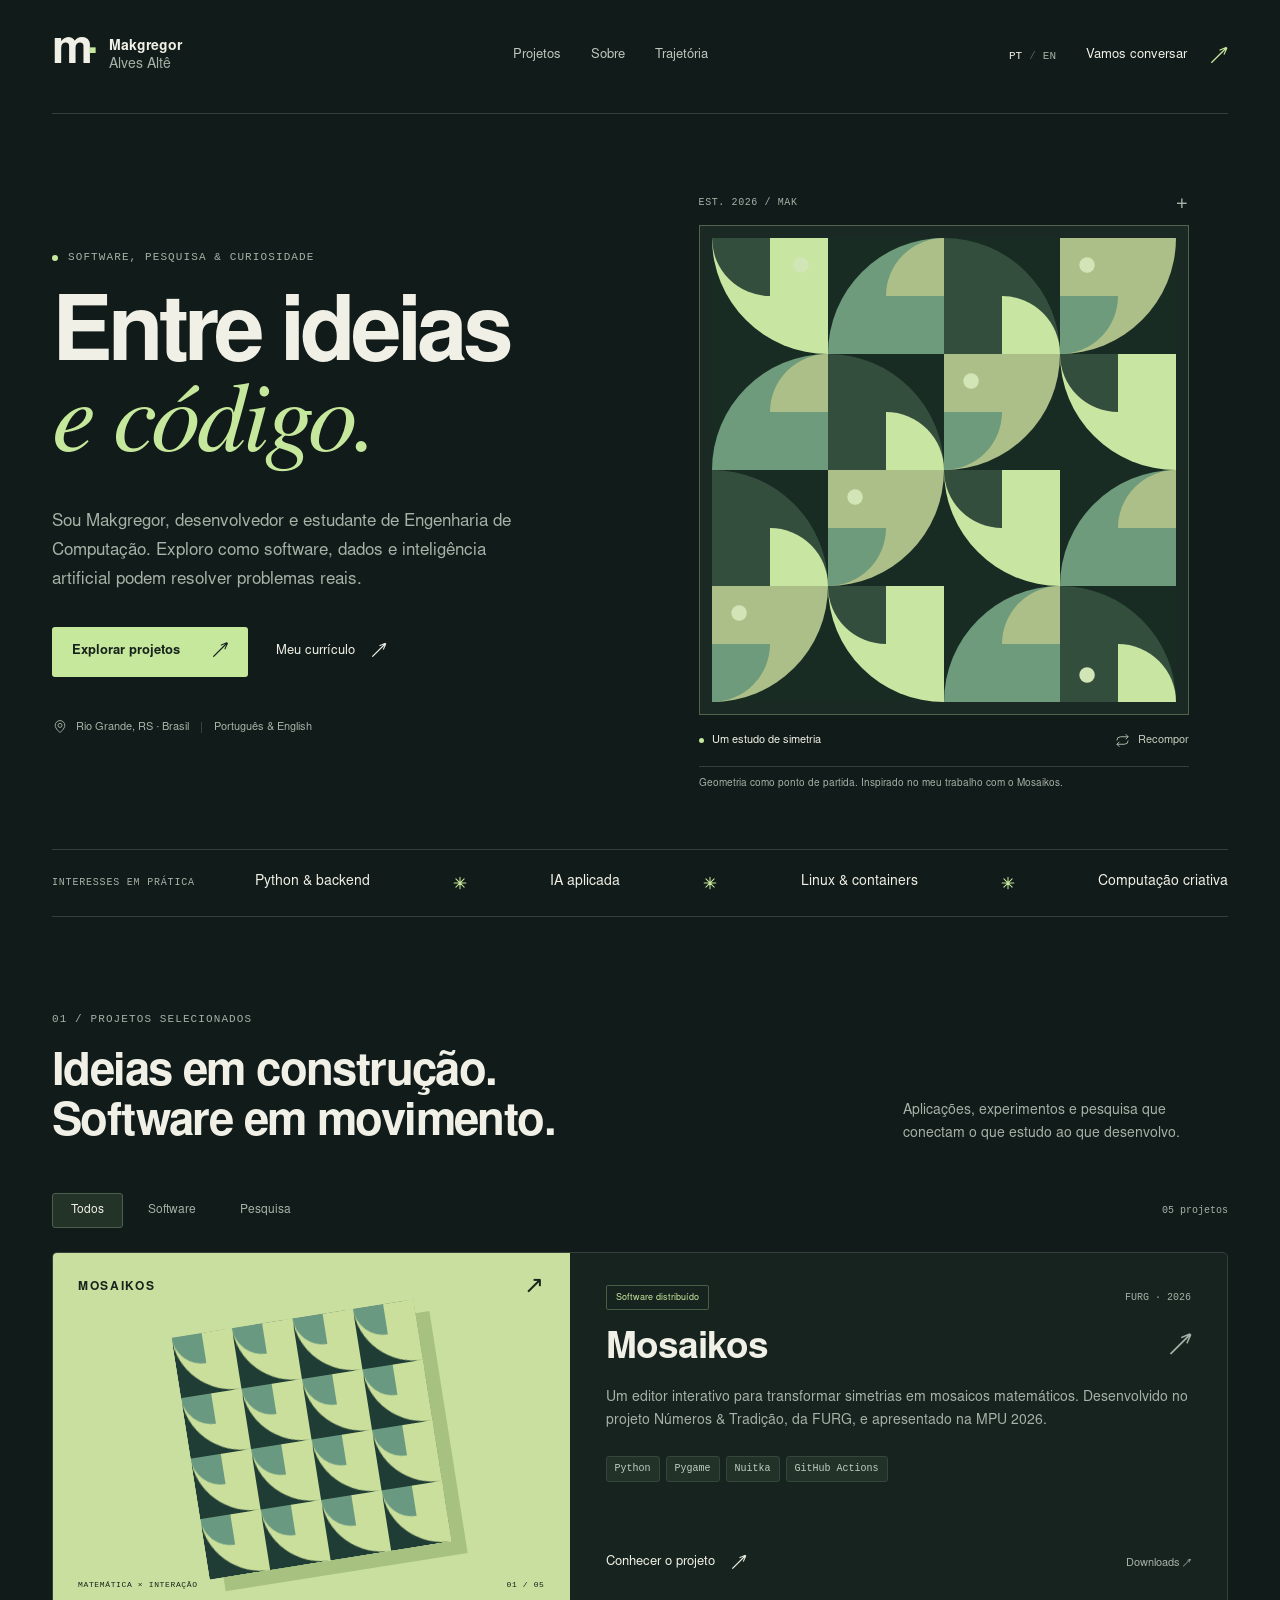
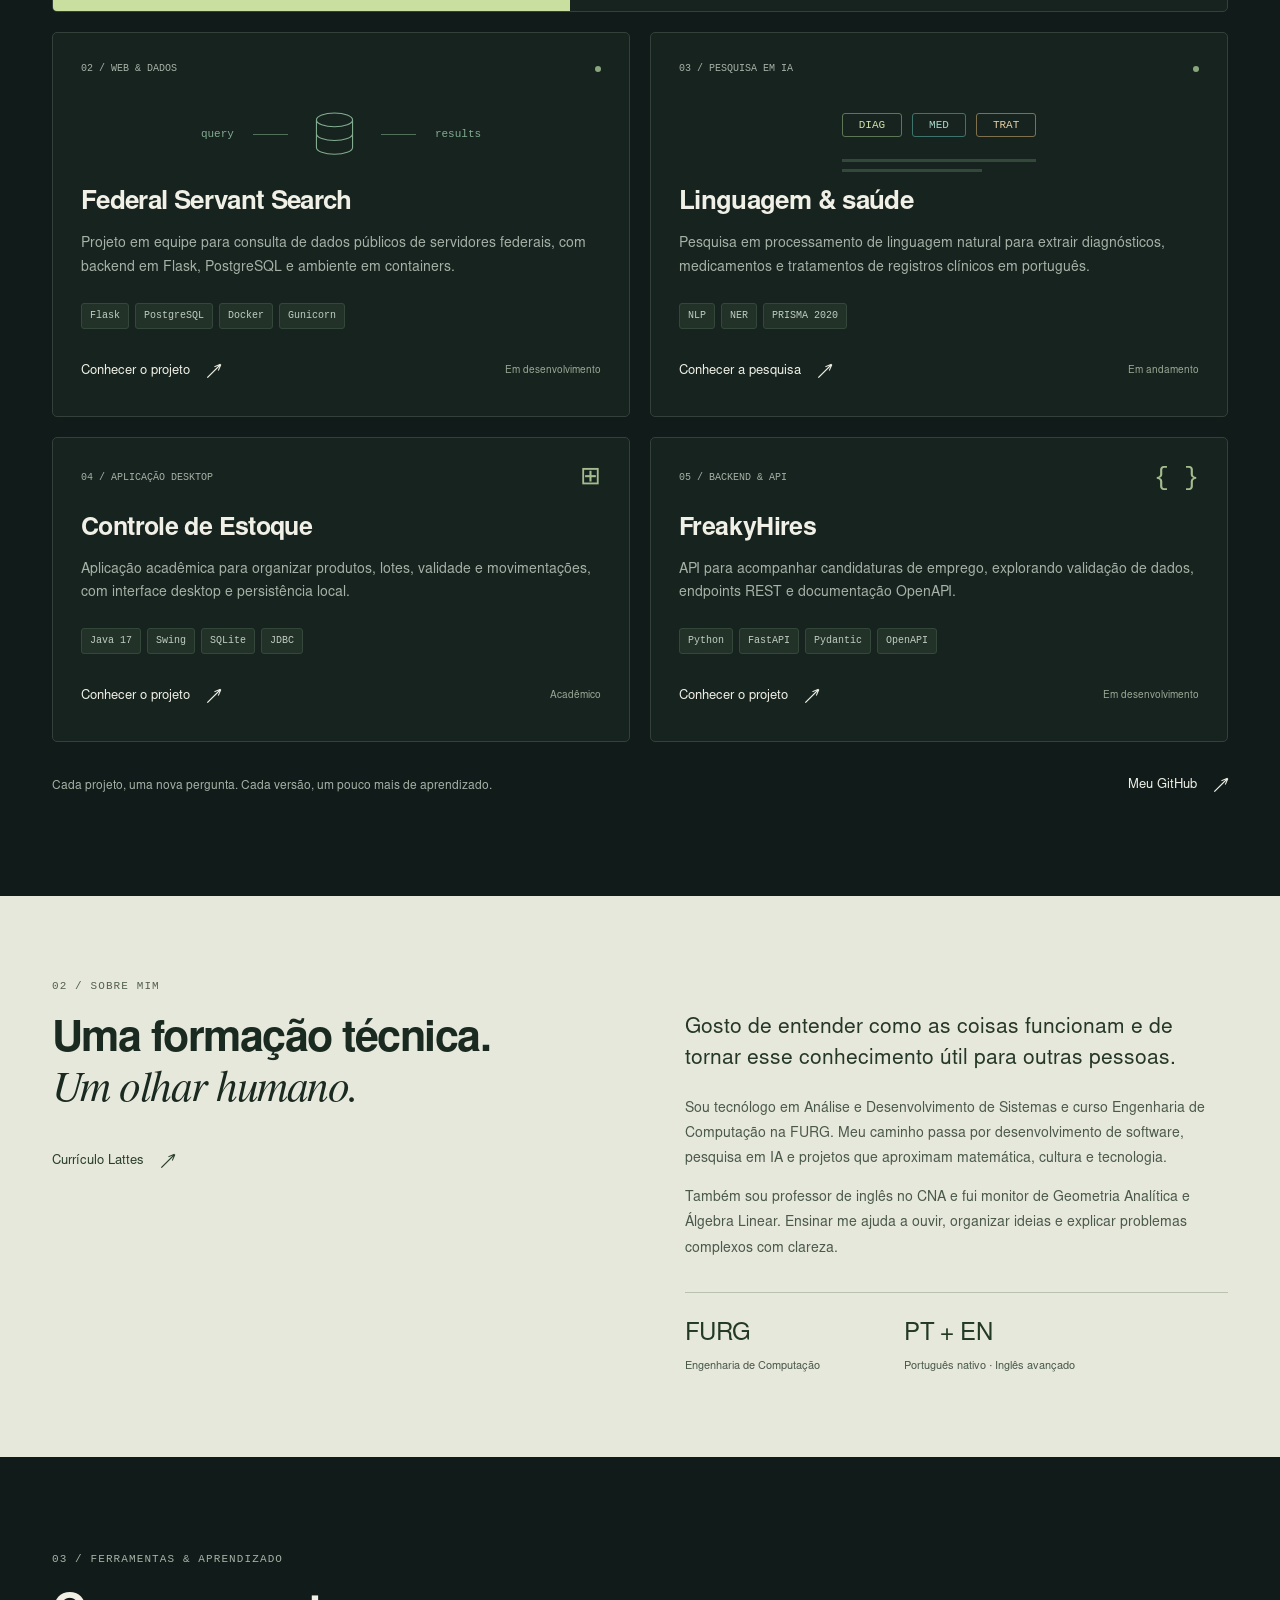
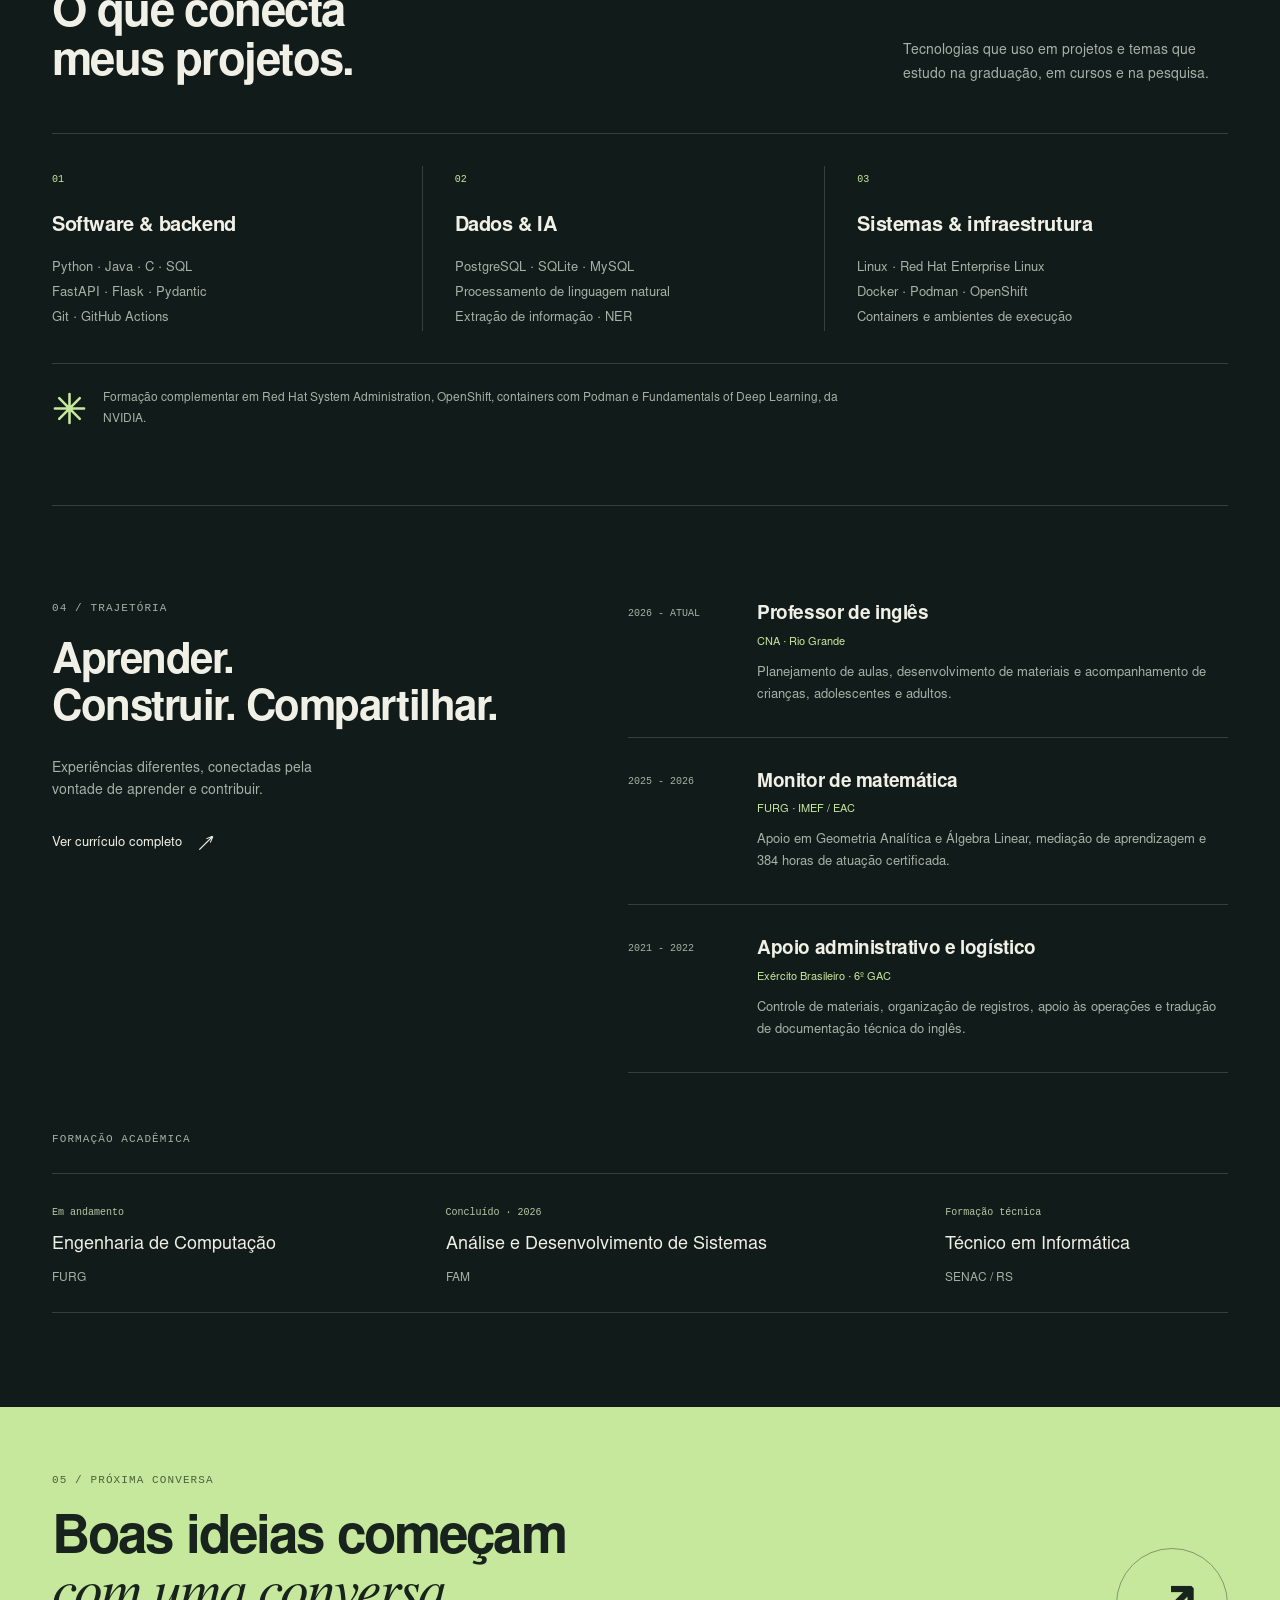
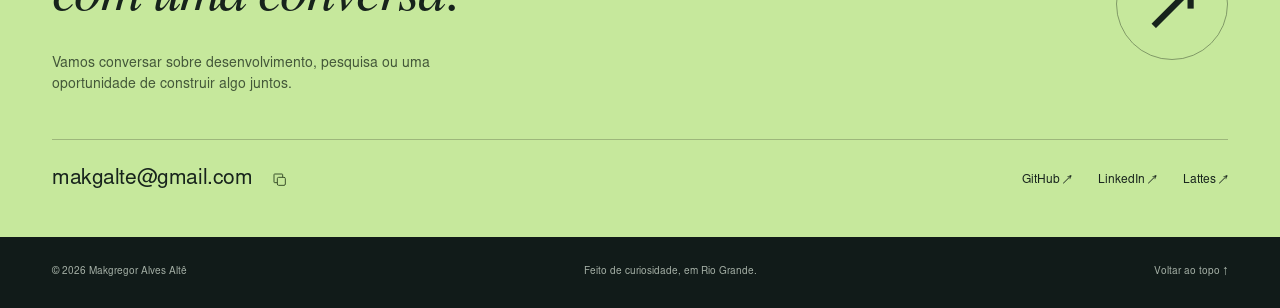
<file: index.html>
<!doctype html>
<html lang="pt-BR">
<head>
  <meta charset="utf-8">
  <meta name="viewport" content="width=device-width,initial-scale=1">
  <meta name="theme-color" content="#111b19">
  <meta name="description" content="Makgregor Alves Altê. Desenvolvimento de software, Python, backend e pesquisa em inteligência artificial. Conheça meus projetos e minha trajetória.">
  <meta property="og:type" content="website">
  <meta property="og:title" content="Makgregor Alves Altê · Software & Pesquisa">
  <meta property="og:description" content="Entre ideias e código. Projetos em desenvolvimento de software, computação criativa e IA aplicada.">
  <meta property="og:locale" content="pt_BR">
  <meta name="color-scheme" content="dark">
  <title>Makgregor Alves Altê · Software & Pesquisa</title>
  <link rel="icon" href="./assets/favicon.svg" type="image/svg+xml">
  <link rel="preload" href="./assets/fonts/sans-regular.woff" as="font" type="font/woff" crossorigin>
  <link rel="preload" href="./assets/fonts/sans-bold.woff" as="font" type="font/woff" crossorigin>
  <link rel="stylesheet" href="./styles.css">
  <script src="./content.js" defer></script>
  <script src="./app.js" defer></script>
  <script type="application/ld+json">{"@context":"https://schema.org","@type":"Person","name":"Makgregor Alves Altê","url":"https://github.com/Makgregor-Alte","sameAs":["https://github.com/Makgregor-Alte","http://lattes.cnpq.br/3267358828892043"],"knowsLanguage":["Portuguese","English"],"description":"Software developer, Computer Engineering student and English teacher based in Rio Grande, Brazil."}</script>
</head>
<body>
  <a class="skip-link" href="#main" data-i18n="skip">Pular para o conteúdo</a>
  <header class="site-header wrap">
    <a class="brand" href="#inicio" aria-label="Makgregor Alves Altê, início" data-i18n-aria="homeLabel"><span class="brand-symbol" aria-hidden="true">m<span>·</span></span><span>Makgregor<br><span class="brand-light">Alves Altê</span></span></a>
    <nav class="desktop-nav" aria-label="Principal" data-i18n-aria="navLabel">
      <a href="#projetos" data-i18n="navProjects">Projetos</a><a href="#sobre" data-i18n="navAbout">Sobre</a><a href="#trajetoria" data-i18n="navJourney">Trajetória</a>
    </nav>
    <div class="header-actions">
      <button id="language-toggle" class="language-toggle" type="button" aria-label="Switch to English"><span class="lang-pt active">PT</span><span class="lang-divider" aria-hidden="true">/</span><span class="lang-en">EN</span></button>
      <a class="header-contact" href="#contato"><span data-i18n="navContact">Vamos conversar</span><span aria-hidden="true">↗</span></a>
      <button id="menu-toggle" class="menu-toggle" type="button" aria-expanded="false" aria-controls="mobile-nav" aria-label="Abrir navegação" data-i18n-aria="openMenu"><span></span><span></span></button>
    </div>
    <nav id="mobile-nav" class="mobile-nav" aria-label="Navegação móvel" data-i18n-aria="mobileNav" hidden><a href="#projetos" data-i18n="navProjects">Projetos</a><a href="#sobre" data-i18n="navAbout">Sobre</a><a href="#trajetoria" data-i18n="navJourney">Trajetória</a><a href="#contato" data-i18n="navContact">Vamos conversar</a></nav>
  </header>

  <main id="main">
    <section class="hero wrap" id="inicio" aria-labelledby="hero-title">
      <div class="hero-copy">
        <p class="eyebrow"><span class="small-dot" aria-hidden="true"></span><span data-i18n="heroEyebrow">SOFTWARE, PESQUISA & CURIOSIDADE</span></p>
        <h1 id="hero-title"><span data-i18n="heroTitleOne">Entre ideias</span><br><span class="serif accent" data-i18n="heroTitleTwo">e código.</span></h1>
        <p class="hero-description" data-i18n="heroDescription">Sou Makgregor, desenvolvedor e estudante de Engenharia de Computação. Exploro como software, dados e inteligência artificial podem resolver problemas reais.</p>
        <div class="hero-buttons"><a class="button button-lime" href="#projetos"><span data-i18n="viewProjects">Explorar projetos</span><span aria-hidden="true">↗</span></a><a class="text-link resume-link" href="./curriculo.html" target="_blank" rel="noopener"><span data-i18n="viewResume">Meu currículo</span><span aria-hidden="true">↗</span></a></div>
        <p class="hero-location"><svg aria-hidden="true" viewBox="0 0 20 20"><circle cx="10" cy="8" r="2.5"/><path d="M16 8c0 4-6 9-6 9S4 12 4 8a6 6 0 1 1 12 0Z"/></svg><span data-i18n="location">Rio Grande, RS · Brasil</span><span class="location-divider" aria-hidden="true"></span><span data-i18n="languages">Português & English</span></p>
      </div>
      <div class="hero-art">
        <div class="art-heading"><span class="mono">EST. 2026 / MAK</span><span class="art-cross" aria-hidden="true">+</span></div>
        <div class="mosaic-frame"><svg id="hero-mosaic" class="hero-mosaic" viewBox="0 0 480 480" role="img" aria-label="Composição geométrica com arcos e simetrias" data-i18n-aria="mosaicLabel"><rect width="480" height="480" fill="#1e3731"/><circle cx="240" cy="240" r="190" fill="#c5e8a9"/><circle cx="240" cy="240" r="115" fill="#111b19"/><path d="M0 0h240v240H0zM240 240h240v240H240z" fill="#578778"/></svg></div>
        <div class="art-controls"><div><span class="small-dot" aria-hidden="true"></span><span data-i18n="artLabel">Um estudo de simetria</span></div><button id="remix-mosaic" class="remix-button" type="button" aria-label="Gerar outra composição geométrica" data-i18n-aria="remixLabel"><svg viewBox="0 0 24 24" aria-hidden="true"><path d="m17 2 4 4-4 4M21 6H9a6 6 0 0 0-6 6m4 10-4-4 4-4m-4 4h12a6 6 0 0 0 6-6"/></svg><span data-i18n="remix">Recompor</span></button></div>
        <p class="art-caption" data-i18n="artCaption">Geometria como ponto de partida. Inspirado no meu trabalho com o Mosaikos.</p>
      </div>
    </section>

    <div class="focus-strip wrap" aria-label="Áreas de interesse" data-i18n-aria="focusLabel"><span data-i18n="focusIntro">INTERESSES EM PRÁTICA</span><p>Python & backend<span aria-hidden="true"><img class="asterisk-icon" src="./assets/asterisk.svg" alt=""></span><span data-i18n="focusAI">IA aplicada</span><span aria-hidden="true"><img class="asterisk-icon" src="./assets/asterisk.svg" alt=""></span>Linux & containers<span aria-hidden="true"><img class="asterisk-icon" src="./assets/asterisk.svg" alt=""></span><span data-i18n="focusCreative">Computação criativa</span></p></div>

    <section class="section wrap" id="projetos" aria-labelledby="projects-title">
      <div class="section-heading"><div><p class="eyebrow section-index" data-i18n="projectsEyebrow">01 / PROJETOS SELECIONADOS</p><h2 id="projects-title" data-i18n="projectsTitle">Ideias em construção.<br>Software em movimento.</h2></div><p class="section-description" data-i18n="projectsIntro">Aplicações, experimentos e pesquisa que conectam o que estudo ao que desenvolvo.</p></div>
      <div class="project-toolbar"><div class="filters" role="group" aria-label="Filtrar projetos" data-i18n-aria="filterLabel"><button type="button" class="filter active" data-filter="all" aria-pressed="true" data-i18n="filterAll">Todos</button><button type="button" class="filter" data-filter="software" aria-pressed="false">Software</button><button type="button" class="filter" data-filter="research" aria-pressed="false" data-i18n="filterResearch">Pesquisa</button></div><span class="project-count mono" id="project-count" aria-live="polite">05 projetos</span></div>
      <div class="project-grid">
        <article class="project project-featured" data-category="software">
          <div class="featured-visual" aria-hidden="true"><div class="visual-top"><span>MOSAIKOS</span><span>↗</span></div><svg viewBox="0 0 320 320" class="project-mosaic"><defs><pattern id="project-tile" width="80" height="80" patternUnits="userSpaceOnUse"><rect width="80" height="80" fill="#203d35"/><path d="M0 0h80v80A80 80 0 0 1 0 0" fill="#cadf9b"/><path d="M0 0h40v40A40 40 0 0 1 0 0" fill="#699a81"/></pattern></defs><rect width="320" height="320" fill="url(#project-tile)"/></svg><div class="visual-bottom"><span data-i18n="mosaikosVisual">MATEMÁTICA × INTERAÇÃO</span><span>01 / 05</span></div></div>
          <div class="featured-body"><div class="project-meta"><span class="tag tag-green" data-i18n="mosaikosStatus">Software distribuído</span><span class="mono">FURG · 2026</span></div><h3>Mosaikos<span class="title-mark" aria-hidden="true">↗</span></h3><p data-i18n="mosaikosDescription">Um editor interativo para transformar simetrias em mosaicos matemáticos. Desenvolvido no projeto Números & Tradição, da FURG, e apresentado na MPU 2026.</p><ul class="tech-tags" aria-label="Tecnologias" data-i18n-aria="technologies"><li>Python</li><li>Pygame</li><li>Nuitka</li><li>GitHub Actions</li></ul><div class="project-bottom"><button class="text-link" type="button" data-project="mosaikos"><span data-i18n="projectDetails">Conhecer o projeto</span><span aria-hidden="true">↗</span></button><a class="subtle-link" href="https://github.com/Makgregor-Alte/mosaikos-releases" target="_blank" rel="noopener noreferrer" data-i18n="downloads">Downloads ↗</a></div></div>
        </article>
        <article class="project project-standard" data-category="software"><div class="project-meta"><span class="mono" data-i18n="federalEyebrow">02 / WEB & DADOS</span><span class="status-dot" aria-hidden="true"></span></div><div class="mini-visual database-visual" aria-hidden="true"><span class="mono">query</span><span class="connector-line"></span><svg viewBox="0 0 64 64"><ellipse cx="32" cy="15" rx="21" ry="8"/><path d="M11 15v32c0 4.5 9.5 8 21 8s21-3.5 21-8V15M11 31c0 4.5 9.5 8 21 8s21-3.5 21-8"/></svg><span class="connector-line"></span><span class="mono">results</span></div><h3>Federal Servant Search</h3><p data-i18n="federalDescription">Projeto em equipe para consulta de dados públicos de servidores federais, com backend em Flask, PostgreSQL e ambiente em containers.</p><ul class="tech-tags" aria-label="Tecnologias" data-i18n-aria="technologies"><li>Flask</li><li>PostgreSQL</li><li>Docker</li><li>Gunicorn</li></ul><div class="project-bottom"><button class="text-link" type="button" data-project="federal"><span data-i18n="projectDetails">Conhecer o projeto</span><span aria-hidden="true">↗</span></button><span class="project-status" data-i18n="development">Em desenvolvimento</span></div></article>
        <article class="project project-standard project-research" data-category="research"><div class="project-meta"><span class="mono" data-i18n="clinicalEyebrow">03 / PESQUISA EM IA</span><span class="status-dot" aria-hidden="true"></span></div><div class="mini-visual ner-visual" aria-hidden="true"><span class="entity entity-diagnosis">DIAG</span><span class="entity entity-medication">MED</span><span class="entity entity-treatment">TRAT</span><div class="ner-line"></div><div class="ner-line short"></div></div><h3 data-i18n="clinicalTitle">Linguagem & saúde</h3><p data-i18n="clinicalDescription">Pesquisa em processamento de linguagem natural para extrair diagnósticos, medicamentos e tratamentos de registros clínicos em português.</p><ul class="tech-tags" aria-label="Áreas" data-i18n-aria="topics"><li>NLP</li><li>NER</li><li>PRISMA 2020</li></ul><div class="project-bottom"><button class="text-link" type="button" data-project="clinical"><span data-i18n="viewResearch">Conhecer a pesquisa</span><span aria-hidden="true">↗</span></button><span class="project-status" data-i18n="ongoing">Em andamento</span></div></article>
        <article class="project project-compact" data-category="software"><div class="project-meta"><span class="mono" data-i18n="inventoryEyebrow">04 / APLICAÇÃO DESKTOP</span><span class="outline-icon" aria-hidden="true">⊞</span></div><h3 data-i18n="inventoryTitle">Controle de Estoque</h3><p data-i18n="inventoryDescription">Aplicação acadêmica para organizar produtos, lotes, validade e movimentações, com interface desktop e persistência local.</p><ul class="tech-tags" aria-label="Tecnologias" data-i18n-aria="technologies"><li>Java 17</li><li>Swing</li><li>SQLite</li><li>JDBC</li></ul><div class="project-bottom"><button class="text-link" type="button" data-project="inventory"><span data-i18n="projectDetails">Conhecer o projeto</span><span aria-hidden="true">↗</span></button><span class="project-status" data-i18n="academic">Acadêmico</span></div></article>
        <article class="project project-compact" data-category="software"><div class="project-meta"><span class="mono">05 / BACKEND & API</span><span class="outline-icon mono" aria-hidden="true">{ }</span></div><h3>FreakyHires</h3><p data-i18n="freakyDescription">API para acompanhar candidaturas de emprego, explorando validação de dados, endpoints REST e documentação OpenAPI.</p><ul class="tech-tags" aria-label="Tecnologias" data-i18n-aria="technologies"><li>Python</li><li>FastAPI</li><li>Pydantic</li><li>OpenAPI</li></ul><div class="project-bottom"><button class="text-link" type="button" data-project="freaky"><span data-i18n="projectDetails">Conhecer o projeto</span><span aria-hidden="true">↗</span></button><span class="project-status" data-i18n="development">Em desenvolvimento</span></div></article>
      </div>
      <div class="projects-footer"><p data-i18n="projectsNote">Cada projeto, uma nova pergunta. Cada versão, um pouco mais de aprendizado.</p><a class="text-link" href="https://github.com/Makgregor-Alte" target="_blank" rel="noopener noreferrer"><span data-i18n="githubProfile">Meu GitHub</span><span aria-hidden="true">↗</span></a></div>
      <noscript><p class="noscript-note">Os detalhes interativos e filtros precisam de JavaScript. Os projetos e links públicos continuam disponíveis nesta página.</p></noscript>
    </section>

    <section class="about-section" id="sobre" aria-labelledby="about-title"><div class="wrap about-grid"><div class="about-intro"><p class="eyebrow section-index" data-i18n="aboutEyebrow">02 / SOBRE MIM</p><h2 id="about-title"><span data-i18n="aboutTitleOne">Uma formação técnica.</span><br><span class="serif" data-i18n="aboutTitleTwo">Um olhar humano.</span></h2><a class="text-link" href="http://lattes.cnpq.br/3267358828892043" target="_blank" rel="noopener noreferrer"><span data-i18n="lattesLink">Currículo Lattes</span><span aria-hidden="true">↗</span></a></div><div class="about-copy"><p class="about-lead" data-i18n="aboutLead">Gosto de entender como as coisas funcionam e de tornar esse conhecimento útil para outras pessoas.</p><p data-i18n="aboutParagraphOne">Sou tecnólogo em Análise e Desenvolvimento de Sistemas e curso Engenharia de Computação na FURG. Meu caminho passa por desenvolvimento de software, pesquisa em IA e projetos que aproximam matemática, cultura e tecnologia.</p><p data-i18n="aboutParagraphTwo">Também sou professor de inglês no CNA e fui monitor de Geometria Analítica e Álgebra Linear. Ensinar me ajuda a ouvir, organizar ideias e explicar problemas complexos com clareza.</p><div class="about-facts"><div><span class="fact-value">FURG</span><span data-i18n="factFurg">Engenharia de Computação</span></div><div><span class="fact-value">PT + EN</span><span data-i18n="factLanguages">Português nativo · Inglês avançado</span></div></div></div></div></section>

    <section class="section wrap toolkit" aria-labelledby="toolkit-title"><div class="section-heading"><div><p class="eyebrow section-index" data-i18n="toolkitEyebrow">03 / FERRAMENTAS & APRENDIZADO</p><h2 id="toolkit-title" data-i18n="toolkitTitle">O que conecta<br>meus projetos.</h2></div><p class="section-description" data-i18n="toolkitIntro">Tecnologias que uso em projetos e temas que estudo na graduação, em cursos e na pesquisa.</p></div><div class="toolkit-grid"><div class="toolkit-item"><span class="toolkit-number mono">01</span><h3>Software & backend</h3><p>Python · Java · C · SQL<br>FastAPI · Flask · Pydantic<br>Git · GitHub Actions</p></div><div class="toolkit-item"><span class="toolkit-number mono">02</span><h3 data-i18n="toolkitDataTitle">Dados & IA</h3><p>PostgreSQL · SQLite · MySQL<br><span data-i18n="toolkitData">Processamento de linguagem natural<br>Extração de informação · NER</span></p></div><div class="toolkit-item"><span class="toolkit-number mono">03</span><h3 data-i18n="toolkitSystemsTitle">Sistemas & infraestrutura</h3><p>Linux · Red Hat Enterprise Linux<br>Docker · Podman · OpenShift<br><span data-i18n="toolkitSystems">Containers e ambientes de execução</span></p></div></div><div class="learning-note"><span class="asterisk" aria-hidden="true"><img class="asterisk-icon" src="./assets/asterisk.svg" alt=""></span><p data-i18n="learningNote">Formação complementar em Red Hat System Administration, OpenShift, containers com Podman e Fundamentals of Deep Learning, da NVIDIA.</p></div></section>

    <section class="section wrap journey" id="trajetoria" aria-labelledby="journey-title"><div class="journey-heading"><p class="eyebrow section-index" data-i18n="journeyEyebrow">04 / TRAJETÓRIA</p><h2 id="journey-title" data-i18n="journeyTitle">Aprender.<br>Construir. Compartilhar.</h2><p data-i18n="journeyIntro">Experiências diferentes, conectadas pela vontade de aprender e contribuir.</p><a class="text-link resume-link" href="./curriculo.html" target="_blank" rel="noopener"><span data-i18n="fullResume">Ver currículo completo</span><span aria-hidden="true">↗</span></a></div><div class="timeline"><article class="timeline-item"><div class="timeline-date mono" data-i18n="dateCurrent">2026 - ATUAL</div><div><h3 data-i18n="teacherRole">Professor de inglês</h3><p class="timeline-org">CNA · Rio Grande</p><p data-i18n="teacherDescription">Planejamento de aulas, desenvolvimento de materiais e acompanhamento de crianças, adolescentes e adultos.</p></div></article><article class="timeline-item"><div class="timeline-date mono">2025 - 2026</div><div><h3 data-i18n="monitorRole">Monitor de matemática</h3><p class="timeline-org">FURG · IMEF / EAC</p><p data-i18n="monitorDescription">Apoio em Geometria Analítica e Álgebra Linear, mediação de aprendizagem e 384 horas de atuação certificada.</p></div></article><article class="timeline-item"><div class="timeline-date mono">2021 - 2022</div><div><h3 data-i18n="armyRole">Apoio administrativo e logístico</h3><p class="timeline-org" data-i18n="armyOrg">Exército Brasileiro · 6º GAC</p><p data-i18n="armyDescription">Controle de materiais, organização de registros, apoio às operações e tradução de documentação técnica do inglês.</p></div></article></div><div class="education"><p class="eyebrow" data-i18n="educationLabel">FORMAÇÃO ACADÊMICA</p><div class="education-grid"><div><span class="education-state" data-i18n="educationCurrent">Em andamento</span><h3 data-i18n="degreeEngineering">Engenharia de Computação</h3><p>FURG</p></div><div><span class="education-state" data-i18n="education2026">Concluído · 2026</span><h3 data-i18n="degreeSystems">Análise e Desenvolvimento de Sistemas</h3><p>FAM</p></div><div><span class="education-state" data-i18n="educationTechnical">Formação técnica</span><h3 data-i18n="degreeTechnical">Técnico em Informática</h3><p>SENAC / RS</p></div></div></div></section>

    <section class="contact-section" id="contato" aria-labelledby="contact-title"><div class="wrap"><p class="eyebrow section-index" data-i18n="contactEyebrow">05 / PRÓXIMA CONVERSA</p><div class="contact-layout"><div><h2 id="contact-title"><span data-i18n="contactTitleOne">Boas ideias começam</span><br><span class="serif" data-i18n="contactTitleTwo">com uma conversa.</span></h2><p data-i18n="contactDescription">Vamos conversar sobre desenvolvimento, pesquisa ou uma oportunidade de construir algo juntos.</p></div><a class="contact-arrow" href="mailto:makgalte@gmail.com" aria-label="Enviar e-mail para Makgregor" data-i18n-aria="emailLabel">↗</a></div><div class="contact-bottom"><div class="email-row"><a class="email-link" href="mailto:makgalte@gmail.com">makgalte@gmail.com</a><button class="copy-email" id="copy-email" type="button" aria-label="Copiar e-mail" data-i18n-aria="copyEmail"><svg viewBox="0 0 24 24" aria-hidden="true"><rect x="8" y="8" width="12" height="12" rx="2"/><path d="M16 8V4a1 1 0 0 0-1-1H4a1 1 0 0 0-1 1v11a1 1 0 0 0 1 1h4"/></svg></button><span id="copy-status" class="copy-status" role="status"></span></div><div class="social-links"><a href="https://github.com/Makgregor-Alte" target="_blank" rel="noopener noreferrer">GitHub ↗</a><a href="https://www.linkedin.com/in/makgregor-alt%C3%AA/" target="_blank" rel="noopener noreferrer">LinkedIn ↗</a><a href="http://lattes.cnpq.br/3267358828892043" target="_blank" rel="noopener noreferrer">Lattes ↗</a></div></div></div></section>
  </main>
  <footer class="site-footer wrap"><p>© <span id="year">2026</span> Makgregor Alves Altê</p><span data-i18n="footerLocation">Feito de curiosidade, em Rio Grande.</span><a href="#inicio" data-i18n="backTop">Voltar ao topo ↑</a></footer>
  <dialog id="project-dialog" aria-labelledby="dialog-title"><div class="dialog-header"><span class="eyebrow" id="dialog-eyebrow"></span><button id="dialog-close" type="button" class="dialog-close" aria-label="Fechar detalhes" data-i18n-aria="closeDetails">×</button></div><div id="dialog-content"></div></dialog>
</body>
</html>
</file>
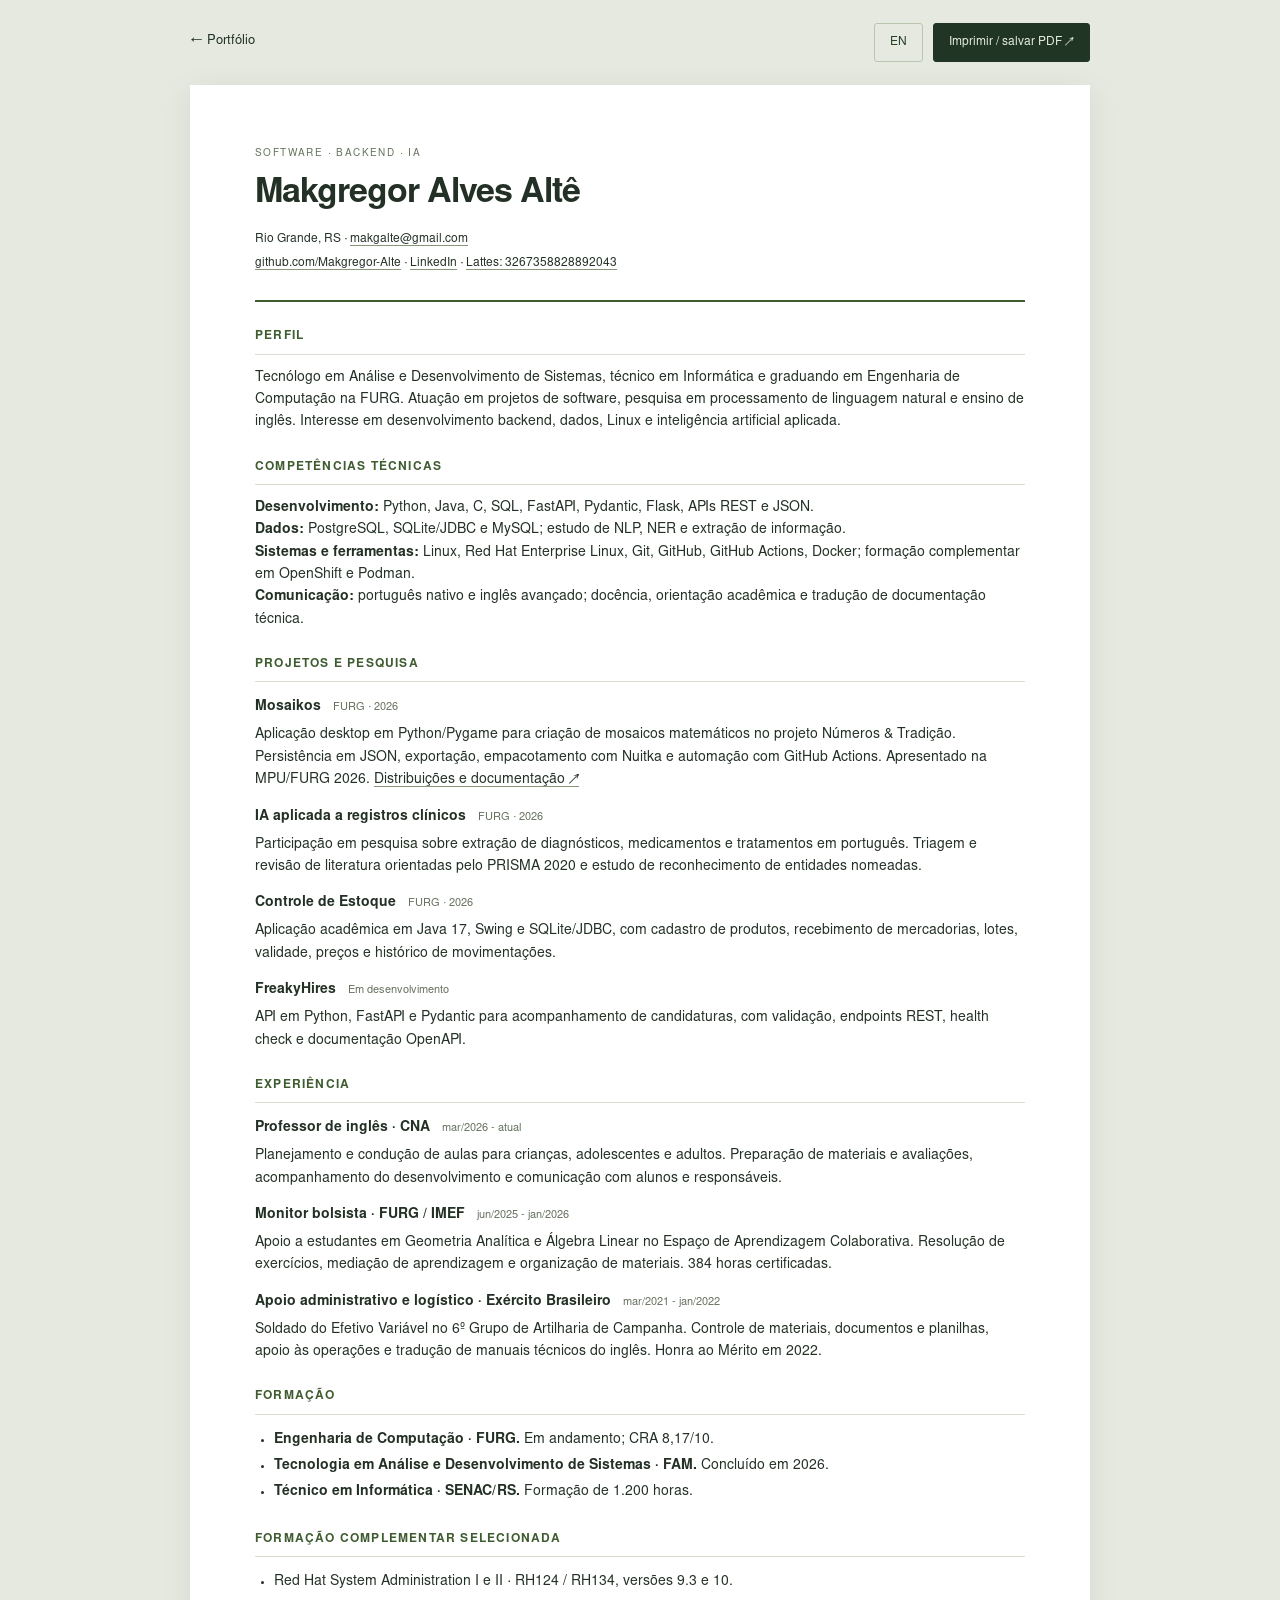
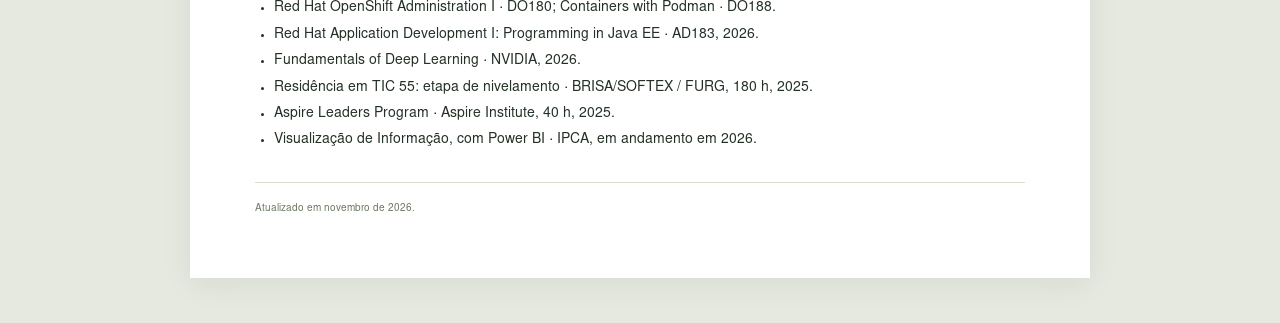
<file: curriculo.html>
<!doctype html>
<html lang="pt-BR">
<head><meta charset="utf-8"><meta name="viewport" content="width=device-width,initial-scale=1"><meta name="description" content="Currículo profissional de Makgregor Alves Altê: desenvolvimento de software, formação e pesquisa."><title>Currículo · Makgregor Alves Altê</title><link rel="icon" href="./assets/favicon.svg" type="image/svg+xml"><link rel="stylesheet" href="./resume.css"><script src="./resume.js" defer></script></head>
<body>
<div class="resume-toolbar"><a href="./index.html" id="back-link">← Portfólio</a><div class="resume-actions"><button id="resume-language" type="button" aria-label="Switch to English">EN</button><button id="print-resume" type="button">Imprimir / salvar PDF ↗</button></div></div>
<main class="resume-page">
<header class="resume-header"><p class="overline">SOFTWARE · BACKEND · IA</p><h1>Makgregor Alves Altê</h1><p>Rio Grande, RS · <a href="mailto:makgalte@gmail.com">makgalte@gmail.com</a></p><p><a href="https://github.com/Makgregor-Alte">github.com/Makgregor-Alte</a> · <a href="https://www.linkedin.com/in/makgregor-alt%C3%AA/">LinkedIn</a> · <a href="http://lattes.cnpq.br/3267358828892043">Lattes: 3267358828892043</a></p></header>
<article id="resume-pt" lang="pt-BR">
<section><h2>Perfil</h2><p>Tecnólogo em Análise e Desenvolvimento de Sistemas, técnico em Informática e graduando em Engenharia de Computação na FURG. Atuação em projetos de software, pesquisa em processamento de linguagem natural e ensino de inglês. Interesse em desenvolvimento backend, dados, Linux e inteligência artificial aplicada.</p></section>
<section><h2>Competências técnicas</h2><p><strong>Desenvolvimento:</strong> Python, Java, C, SQL, FastAPI, Pydantic, Flask, APIs REST e JSON.<br><strong>Dados:</strong> PostgreSQL, SQLite/JDBC e MySQL; estudo de NLP, NER e extração de informação.<br><strong>Sistemas e ferramentas:</strong> Linux, Red Hat Enterprise Linux, Git, GitHub, GitHub Actions, Docker; formação complementar em OpenShift e Podman.<br><strong>Comunicação:</strong> português nativo e inglês avançado; docência, orientação acadêmica e tradução de documentação técnica.</p></section>
<section><h2>Projetos e pesquisa</h2><div class="resume-item"><h3>Mosaikos <span>FURG · 2026</span></h3><p>Aplicação desktop em Python/Pygame para criação de mosaicos matemáticos no projeto Números & Tradição. Persistência em JSON, exportação, empacotamento com Nuitka e automação com GitHub Actions. Apresentado na MPU/FURG 2026. <a href="https://github.com/Makgregor-Alte/mosaikos-releases">Distribuições e documentação ↗</a></p></div><div class="resume-item"><h3>IA aplicada a registros clínicos <span>FURG · 2026</span></h3><p>Participação em pesquisa sobre extração de diagnósticos, medicamentos e tratamentos em português. Triagem e revisão de literatura orientadas pelo PRISMA 2020 e estudo de reconhecimento de entidades nomeadas.</p></div><div class="resume-item"><h3>Controle de Estoque <span>FURG · 2026</span></h3><p>Aplicação acadêmica em Java 17, Swing e SQLite/JDBC, com cadastro de produtos, recebimento de mercadorias, lotes, validade, preços e histórico de movimentações.</p></div><div class="resume-item"><h3>FreakyHires <span>Em desenvolvimento</span></h3><p>API em Python, FastAPI e Pydantic para acompanhamento de candidaturas, com validação, endpoints REST, health check e documentação OpenAPI.</p></div></section>
<section><h2>Experiência</h2><div class="resume-item"><h3>Professor de inglês · CNA <span>mar/2026 - atual</span></h3><p>Planejamento e condução de aulas para crianças, adolescentes e adultos. Preparação de materiais e avaliações, acompanhamento do desenvolvimento e comunicação com alunos e responsáveis.</p></div><div class="resume-item"><h3>Monitor bolsista · FURG / IMEF <span>jun/2025 - jan/2026</span></h3><p>Apoio a estudantes em Geometria Analítica e Álgebra Linear no Espaço de Aprendizagem Colaborativa. Resolução de exercícios, mediação de aprendizagem e organização de materiais. 384 horas certificadas.</p></div><div class="resume-item"><h3>Apoio administrativo e logístico · Exército Brasileiro <span>mar/2021 - jan/2022</span></h3><p>Soldado do Efetivo Variável no 6º Grupo de Artilharia de Campanha. Controle de materiais, documentos e planilhas, apoio às operações e tradução de manuais técnicos do inglês. Honra ao Mérito em 2022.</p></div></section>
<section><h2>Formação</h2><ul><li><strong>Engenharia de Computação · FURG.</strong> Em andamento; CRA 8,17/10.</li><li><strong>Tecnologia em Análise e Desenvolvimento de Sistemas · FAM.</strong> Concluído em 2026.</li><li><strong>Técnico em Informática · SENAC/RS.</strong> Formação de 1.200 horas.</li></ul></section>
<section><h2>Formação complementar selecionada</h2><ul><li>Red Hat System Administration I e II · RH124 / RH134, versões 9.3 e 10.</li><li>Red Hat OpenShift Administration I · DO180; Containers with Podman · DO188.</li><li>Red Hat Application Development I: Programming in Java EE · AD183, 2026.</li><li>Fundamentals of Deep Learning · NVIDIA, 2026.</li><li>Residência em TIC 55: etapa de nivelamento · BRISA/SOFTEX / FURG, 180 h, 2025.</li><li>Aspire Leaders Program · Aspire Institute, 40 h, 2025.</li><li>Visualização de Informação, com Power BI · IPCA, em andamento em 2026.</li></ul></section>
<p class="resume-updated">Atualizado em novembro de 2026.</p>
</article>
<article id="resume-en" lang="en" hidden>
<section><h2>Profile</h2><p>Technology graduate in Systems Analysis and Development, IT technician and Computer Engineering undergraduate at FURG. Experience in software projects, natural language processing research and English teaching. Interested in backend development, data, Linux and applied artificial intelligence.</p></section>
<section><h2>Technical skills</h2><p><strong>Development:</strong> Python, Java, C, SQL, FastAPI, Pydantic, Flask, REST APIs and JSON.<br><strong>Data:</strong> PostgreSQL, SQLite/JDBC and MySQL; studies in NLP, NER and information extraction.<br><strong>Systems and tools:</strong> Linux, Red Hat Enterprise Linux, Git, GitHub, GitHub Actions, Docker; additional training in OpenShift and Podman.<br><strong>Communication:</strong> native Portuguese and advanced English; teaching, academic tutoring and technical translation.</p></section>
<section><h2>Projects and research</h2><div class="resume-item"><h3>Mosaikos <span>FURG · 2026</span></h3><p>A Python/Pygame desktop application for mathematical mosaic creation within the Números & Tradição project. JSON persistence, export features, Nuitka packaging and GitHub Actions automation. Presented at MPU/FURG 2026. <a href="https://github.com/Makgregor-Alte/mosaikos-releases">Distributions and documentation ↗</a></p></div><div class="resume-item"><h3>AI applied to clinical records <span>FURG · 2026</span></h3><p>Research participation focused on extracting diagnoses, medications and treatments from Portuguese text. Literature screening and review guided by PRISMA 2020, and studies in named entity recognition.</p></div><div class="resume-item"><h3>Inventory Management <span>FURG · 2026</span></h3><p>An academic application built with Java 17, Swing and SQLite/JDBC, covering products, goods receipt, batches, expiration dates, prices and movement history.</p></div><div class="resume-item"><h3>FreakyHires <span>In development</span></h3><p>A Python, FastAPI and Pydantic API for job application tracking, with data validation, REST endpoints, a health check and OpenAPI documentation.</p></div></section>
<section><h2>Experience</h2><div class="resume-item"><h3>English teacher · CNA <span>Mar 2026 - present</span></h3><p>Planning and teaching classes for children, teenagers and adults. Preparing materials and assessments, tracking learning progress and communicating with students and families.</p></div><div class="resume-item"><h3>Scholarship mathematics tutor · FURG / IMEF <span>Jun 2025 - Jan 2026</span></h3><p>Analytical Geometry and Linear Algebra support at the Collaborative Learning Space. Guided problem solving, collaborative learning and preparation of materials. 384 certified hours.</p></div><div class="resume-item"><h3>Administrative and logistics support · Brazilian Army <span>Mar 2021 - Jan 2022</span></h3><p>Conscript soldier in the 6th Field Artillery Group. Materials control, documents and spreadsheets, operational support and translation of technical manuals from English. Honra ao Mérito recognition in 2022.</p></div></section>
<section><h2>Education</h2><ul><li><strong>Bachelor’s degree in Computer Engineering · FURG.</strong> In progress; academic average: 8.17/10.</li><li><strong>Technology degree in Systems Analysis and Development · FAM.</strong> Completed in 2026.</li><li><strong>Information Technology Technician · SENAC/RS.</strong> 1,200-hour technical qualification.</li></ul></section>
<section><h2>Selected additional training</h2><ul><li>Red Hat System Administration I and II · RH124 / RH134, versions 9.3 and 10.</li><li>Red Hat OpenShift Administration I · DO180; Containers with Podman · DO188.</li><li>Red Hat Application Development I: Programming in Java EE · AD183, 2026.</li><li>Fundamentals of Deep Learning · NVIDIA, 2026.</li><li>TIC 55 Residency: preparatory stage · BRISA/SOFTEX / FURG, 180 hours, 2025.</li><li>Aspire Leaders Program · Aspire Institute, 40 hours, 2025.</li><li>Information Visualization with Power BI · IPCA, in progress in 2026.</li></ul></section>
<p class="resume-updated">Updated in November 2026.</p>
</article>
</main>
</body></html>
</file>
<file: styles.css>
@font-face{font-family:Mak Sans;src:url('./assets/fonts/sans-regular.woff') format('woff');font-weight:400;font-style:normal;font-display:swap}@font-face{font-family:Mak Sans;src:url('./assets/fonts/sans-bold.woff') format('woff');font-weight:600 900;font-style:normal;font-display:swap}@font-face{font-family:Mak Serif;src:url('./assets/fonts/serif-italic.woff') format('woff');font-style:italic;font-weight:400;font-display:swap}
:root{--bg:#111b19;--surface:#17231f;--surface-2:#1c2b25;--text:#f0f0e6;--muted:#a6b1a7;--line:#34413a;--lime:#c6e89c;--ink:#17231c;--serif:'Mak Serif',Georgia,serif;--sans:'Mak Sans',Arial,sans-serif;--mono:'Courier New',monospace}
*{box-sizing:border-box}html{scroll-behavior:smooth;scroll-padding-top:105px}body{margin:0;background:var(--bg);color:var(--text);font-family:var(--sans);font-size:16px;line-height:1.55;-webkit-font-smoothing:antialiased}button,input{font:inherit}button,a{-webkit-tap-highlight-color:transparent}button{color:inherit;cursor:pointer}a{color:inherit;text-decoration:none}button{border:0;background:none}svg{display:block}p,h1,h2,h3,ul{margin:0}h1,h2,h3{font-weight:600}button:focus-visible,a:focus-visible{outline:2px solid var(--lime);outline-offset:6px}::selection{background:var(--lime);color:var(--ink)}[hidden]{display:none!important}.wrap{width:min(1240px,calc(100% - 104px));margin-inline:auto}.mono,.eyebrow{font-family:var(--mono)}.eyebrow{font-size:11px;line-height:1.5;letter-spacing:.1em;font-weight:400}.serif{font-family:var(--serif);font-weight:400;font-style:italic}.accent{color:var(--lime)}.small-dot{display:inline-block;width:6px;height:6px;border-radius:50%;background:var(--lime);flex-shrink:0}.skip-link{position:fixed;top:-70px;left:20px;z-index:20;background:var(--lime);color:var(--ink);padding:12px 20px}.skip-link:focus{top:12px}.site-header{display:flex;align-items:center;justify-content:space-between;height:114px;border-bottom:1px solid var(--line);position:relative;z-index:10}.brand{display:flex;align-items:center;gap:14px;font-size:14px;line-height:1.22;font-weight:600}.brand-light{font-weight:400;color:var(--muted)}.brand-symbol{font-size:46px;letter-spacing:-.12em;line-height:1;margin-top:-10px}.brand-symbol>span{color:var(--lime)}.desktop-nav{display:flex;gap:30px;margin-left:30px;font-size:13px;color:#bdc7bd}.desktop-nav a:hover,.text-link:hover,.social-links a:hover,.subtle-link:hover{color:var(--lime)}.header-actions{display:flex;gap:30px;align-items:center}.language-toggle{font-size:11px;padding:10px 0;font-family:var(--mono);display:flex;gap:7px;align-items:center;color:var(--muted)}.language-toggle .active{color:var(--text)}.lang-divider{opacity:.45}.header-contact{display:flex;gap:24px;font-size:13px;align-items:center}.header-contact>span:last-child{color:var(--lime);font-size:23px}.menu-toggle,.mobile-nav{display:none}.hero{display:grid;grid-template-columns:1.07fr 1fr;gap:80px;padding-block:79px 57px;align-items:center}.hero .eyebrow{display:flex;align-items:center;gap:10px;color:var(--muted);margin-bottom:29px}.hero h1{font-size:clamp(62px,7.1vw,103px);line-height:.98;letter-spacing:-.055em;white-space:nowrap}.hero h1 .serif{letter-spacing:-.04em;font-size:1.09em}.hero-description{color:var(--muted);font-size:17px;line-height:1.7;max-width:460px;margin-top:28px}.hero-buttons{display:flex;align-items:center;gap:28px;margin-top:31px}.button{display:inline-flex;align-items:center;justify-content:space-between;gap:33px;min-height:50px;padding:13px 20px;border-radius:3px;font-size:13px;font-weight:600;transition:background .2s,transform .2s}.button:hover{transform:translateY(-2px)}.button-lime{background:var(--lime);color:var(--ink)}.button-lime:hover{background:#d9f7b7}.button>span:last-child{font-size:21px;line-height:1}.text-link{display:inline-flex;align-items:center;gap:17px;font-size:13px;padding:0;transition:color .2s}.text-link>span:last-child{font-size:20px}.hero-location{display:flex;align-items:center;gap:8px;font-size:11px;margin-top:42px;color:var(--muted)}.hero-location svg{height:16px;width:16px;fill:none;stroke:currentColor;stroke-width:1.2}.location-divider{height:11px;width:1px;background:var(--line);margin:0 4px}.hero-art{max-width:490px;align-self:center;position:relative}.art-heading,.art-controls,.visual-top,.visual-bottom{display:flex;justify-content:space-between;align-items:center}.art-heading{font-size:10px;color:var(--muted);margin-bottom:12px;letter-spacing:.06em}.art-cross{font-size:20px;line-height:1}.mosaic-frame{border:1px solid #53624b;padding:12px;background:#1a2923}.hero-mosaic{width:100%;height:auto;aspect-ratio:1;overflow:hidden}.art-controls{font-size:11px;padding:14px 0;border-bottom:1px solid var(--line);gap:12px}.art-controls>div{display:flex;align-items:center;gap:8px}.art-controls .small-dot{width:5px;height:5px}.remix-button{display:flex;gap:8px;align-items:center;padding:3px 0;color:#c0cbbb;font-size:11px}.remix-button:hover{color:var(--lime)}.remix-button svg{width:15px;height:15px;fill:none;stroke:currentColor;stroke-width:1.4}.art-caption{color:var(--muted);font-size:10px;margin-top:10px;max-width:390px;line-height:1.5}.focus-strip{border-block:1px solid var(--line);padding:22px 0;display:flex;align-items:center;gap:60px}.focus-strip>span{font:10px var(--mono);letter-spacing:.08em;color:var(--muted);flex-shrink:0}.focus-strip p{font-size:14px;display:flex;align-items:center;justify-content:space-between;gap:24px;flex:1}.focus-strip p>span[aria-hidden]{color:var(--lime);font-size:14px}.section{padding-block:94px}.section-heading{display:flex;align-items:flex-end;justify-content:space-between;gap:60px;margin-bottom:43px}.section-index{color:var(--muted);margin-bottom:23px}h2{font-size:clamp(32px,3.55vw,49px);line-height:1.1;letter-spacing:-.035em}.section-description{color:var(--muted);max-width:325px;font-size:14px;line-height:1.7;margin-bottom:3px}.project-toolbar{display:flex;justify-content:space-between;align-items:center;margin-bottom:24px}.filters{display:flex;gap:6px}.filter{padding:7px 18px;border-radius:3px;color:var(--muted);font-size:12px;border:1px solid transparent;transition:background .2s}.filter.active{border-color:#4d5e4f;color:var(--text);background:#243328}.filter:hover{color:var(--text);background:var(--surface-2)}.project-count{font-size:10px;color:var(--muted)}.project-grid{display:grid;grid-template-columns:1fr 1fr;gap:20px}.project{border:1px solid var(--line);border-radius:5px;min-width:0;overflow:hidden;background:var(--surface);transition:border-color .2s}.project:hover{border-color:#64745c}.project-featured{grid-column:1/-1;display:grid;grid-template-columns:.88fr 1.12fr;min-height:360px}.featured-visual{background:#c9df9f;color:var(--ink);position:relative;display:flex;flex-direction:column;align-items:center;justify-content:space-between;padding:22px 25px;overflow:hidden;isolation:isolate}.visual-top,.visual-bottom{width:100%;font:10px var(--mono);letter-spacing:.08em;z-index:1}.visual-top>span:first-child{font-family:var(--sans);font-weight:600;letter-spacing:.14em;font-size:12px}.visual-top>span:last-child{font-size:24px;line-height:1}.visual-bottom{font-size:8px}.project-mosaic{width:min(245px,75%);height:auto;transform:rotate(-9deg);margin:15px;box-shadow:14px 14px 0 #a7c280}.featured-body{padding:32px 36px;display:flex;flex-direction:column;justify-content:center}.project-meta{display:flex;align-items:center;justify-content:space-between;gap:12px;color:var(--muted);font-size:10px}.tag{padding:5px 9px;border:1px solid #485d45;font-size:9px;border-radius:2px;line-height:1.5}.tag-green{color:var(--lime)}.project h3{font-size:29px;letter-spacing:-.025em;line-height:1.2;margin-top:18px;margin-bottom:14px}.project-featured h3{font-size:37px;display:flex;justify-content:space-between}.title-mark{font-size:30px;color:var(--muted);font-weight:400}.project p{color:var(--muted);font-size:14px;line-height:1.7}.tech-tags{display:flex;flex-wrap:wrap;gap:6px;list-style:none;padding:0;margin-top:22px}.tech-tags li{font-family:var(--mono);font-size:10px;color:#c1cdc1;background:#223229;border:1px solid #33483a;border-radius:3px;padding:4px 8px}.project-bottom{display:flex;justify-content:space-between;align-items:center;gap:12px;margin-top:auto;padding-top:28px}.subtle-link{font-size:11px;color:var(--muted)}.project-standard,.project-compact{padding:28px;display:flex;flex-direction:column}.project-standard{min-height:365px}.status-dot{height:6px;width:6px;border-radius:50%;background:#89a67d}.mini-visual{height:79px;margin-top:19px;display:flex;align-items:center;justify-content:center;gap:19px;color:#83ac91}.database-visual>span{font-size:11px}.database-visual svg{width:55px;fill:none;stroke:currentColor;stroke-width:1.3}.connector-line{height:1px;width:35px;background:#52715c}.project-standard h3{font-size:26px;margin-top:14px}.project-status{color:#9ba996;font-size:10px;text-align:right}.ner-visual{gap:10px;flex-wrap:wrap;max-width:260px;justify-content:flex-start;position:relative;align-content:center;padding-bottom:20px;margin-inline:auto}.entity{font:11px var(--mono);border:1px solid #5d7655;padding:5px 16px;border-radius:3px;color:#cfdfa7}.entity-medication{color:#acd6ca;border-color:#3f746c}.entity-treatment{color:#e2cba2;border-color:#80714e}.ner-line{height:3px;background:#34483c;width:100%;position:absolute;bottom:12px}.ner-line.short{width:72%;bottom:2px}.project-compact{min-height:285px}.outline-icon{color:#a5bc8f;font-size:25px;line-height:1}.project-compact h3{font-size:25px;margin-top:24px}.projects-footer{display:flex;justify-content:space-between;gap:25px;align-items:center;margin-top:29px}.projects-footer p{color:var(--muted);font-size:12px}.about-section{background:#e6e8dc;color:#1a2a21;padding-block:82px}.about-grid{display:grid;grid-template-columns:1fr 1fr;gap:90px}.about-section .section-index{color:#53614f}.about-intro h2{font-size:43px;line-height:1.15;margin-bottom:29px}.about-intro .text-link{color:#293e29}.about-intro .text-link:hover{color:#667242}.about-copy{padding-top:35px;color:#4a594a}.about-lead{font-size:21px;line-height:1.5;color:#253727;margin-bottom:21px}.about-copy>p:not(.about-lead){font-size:14px;line-height:1.8;margin-top:14px}.about-facts{display:grid;grid-template-columns:.75fr 1.25fr;gap:25px;margin-top:30px;padding-top:24px;border-top:1px solid #b9c1af}.about-facts>div{display:flex;flex-direction:column;gap:4px}.fact-value{font-size:24px;color:#223923;letter-spacing:-.025em}.about-facts>div>span:last-child{font-size:11px}.toolkit{padding-bottom:76px}.toolkit-grid{display:grid;grid-template-columns:repeat(3,1fr);border-block:1px solid var(--line);padding-block:32px;gap:32px}.toolkit-item{position:relative;border-right:1px solid var(--line);padding-right:20px}.toolkit-item:last-child{border:0}.toolkit-number{font-size:10px;color:var(--lime)}.toolkit-item h3{font-size:20px;margin-top:20px;margin-bottom:15px;letter-spacing:-.02em}.toolkit-item p{color:var(--muted);font-size:13px;line-height:1.9}.learning-note{display:flex;gap:16px;align-items:center;padding-top:24px;color:var(--muted);font-size:12px;max-width:800px;line-height:1.7}.asterisk{font-size:35px;color:var(--lime);line-height:1}.journey{border-top:1px solid var(--line);display:grid;grid-template-columns:.9fr 1.1fr;column-gap:85px}.journey-heading h2{font-size:42px;line-height:1.13}.journey-heading>p:not(.eyebrow){font-size:14px;color:var(--muted);max-width:310px;margin-top:25px;margin-bottom:26px}.timeline-item{display:grid;grid-template-columns:105px 1fr;gap:24px;position:relative;padding-bottom:30px;margin-bottom:30px;border-bottom:1px solid var(--line)}.timeline-item:last-child{margin-bottom:0}.timeline-date{font-size:10px;color:var(--muted);padding-top:6px}.timeline-item h3{font-size:19px;letter-spacing:-.02em}.timeline-org{color:var(--lime);font-size:11px;margin-top:4px;margin-bottom:12px}.timeline-item p:last-child{font-size:13px;color:var(--muted);line-height:1.7}.education{grid-column:1/-1;margin-top:58px}.education>.eyebrow{color:var(--muted);margin-bottom:25px}.education-grid{display:grid;grid-template-columns:1fr 1.3fr .8fr;gap:40px;padding-block:25px;border-block:1px solid var(--line)}.education-grid h3{font-size:18px;line-height:1.4;font-weight:400;margin:10px 0}.education-state{font:10px var(--mono);color:#b7c7a6}.education-grid p{font-size:12px;color:var(--muted)}.contact-section{background:var(--lime);color:var(--ink);padding-block:65px 40px}.contact-section .section-index{color:#4b603b}.contact-layout{display:flex;align-items:center;justify-content:space-between;gap:40px}.contact-layout h2{font-size:53px;line-height:1.08;letter-spacing:-.035em}.contact-layout h2 .serif{font-size:1.08em}.contact-layout p{font-size:14px;max-width:440px;color:#435739;margin-top:23px}.contact-arrow{font-size:75px;font-family:Arial,sans-serif;line-height:1;border:1px solid #819a67;width:112px;height:112px;flex-shrink:0;border-radius:50%;display:grid;place-items:center;transition:background .2s,transform .2s}.contact-arrow:hover{transform:rotate(5deg);background:#d4f2af}.contact-section a:focus-visible,.contact-section button:focus-visible{outline-color:var(--ink)}.contact-bottom{display:flex;justify-content:space-between;align-items:center;gap:30px;margin-top:42px;padding-top:24px;border-top:1px solid #9db77b}.email-row{display:flex;align-items:center;gap:14px;position:relative}.email-link{font-size:21px;letter-spacing:-.02em}.copy-email{padding:6px;color:#3b522c}.copy-email svg{width:16px;height:16px;stroke:currentColor;stroke-width:1.5;fill:none}.copy-status{font-size:11px;position:absolute;top:38px;left:0}.social-links{display:flex;gap:26px;font-size:12px}.social-links a:hover{color:#526c3c}.site-footer{display:flex;justify-content:space-between;align-items:center;gap:20px;color:var(--muted);font-size:10px;padding-block:28px}.site-footer a:hover{color:var(--lime)}dialog{border:1px solid #57664f;border-radius:7px;background:var(--bg);color:var(--text);padding:30px;width:min(670px,calc(100% - 36px));max-height:85dvh;overflow-y:auto;overscroll-behavior:contain}dialog::backdrop{background:#07100bce;backdrop-filter:blur(7px)}.dialog-header{display:flex;align-items:center;justify-content:space-between;margin-bottom:24px;color:var(--muted)}.dialog-close{font-size:28px;line-height:1;padding:2px 8px}.dialog-close:hover{color:var(--lime)}.dialog-title{font-size:36px;line-height:1.1;letter-spacing:-.025em}.dialog-description{color:var(--muted);font-size:15px;line-height:1.7;margin-top:20px}.dialog-section{margin-top:25px}.dialog-section h3{color:var(--lime);font:11px var(--mono);letter-spacing:.06em;margin-bottom:10px;text-transform:uppercase}.dialog-section p,.dialog-section ul{font-size:14px;color:#bdc8bb;line-height:1.8}.dialog-section ul{padding-left:19px}.dialog-cta{margin-top:26px}.noscript-note{color:var(--muted);font-size:13px;padding-top:20px}
@media(min-width:1500px){.hero{gap:110px;padding-block:85px 65px}.hero h1{font-size:108px}.hero-art{max-width:510px}.wrap{width:min(1280px,calc(100% - 120px))}}
@media(max-width:1100px){.wrap{width:calc(100% - 64px)}.hero{gap:42px;padding-top:60px}.hero h1{font-size:clamp(57px,7.5vw,86px)}.hero-description{font-size:15px}.hero-location{flex-wrap:wrap;font-size:10px}.hero-buttons{gap:20px}.focus-strip{gap:25px}.focus-strip p{gap:14px;font-size:12px}.featured-body{padding:27px}.about-grid{gap:50px}.about-intro h2{font-size:36px}.journey{gap:50px}.journey-heading h2{font-size:35px}.timeline-item{grid-template-columns:90px 1fr;gap:15px}.contact-layout h2{font-size:47px}}
@media(max-width:800px){.site-header{height:90px}.desktop-nav{gap:20px;margin-left:15px}.header-actions{gap:20px}.header-contact{display:none}.hero{gap:27px;grid-template-columns:1.05fr 1fr;padding-block:50px}.hero h1{font-size:59px}.hero-description{font-size:14px;margin-top:22px}.hero .eyebrow{font-size:9px;letter-spacing:.04em;margin-bottom:24px}.hero-buttons{flex-wrap:wrap;gap:17px;margin-top:24px}.button{min-height:44px;font-size:12px;padding:11px 15px;gap:22px}.hero-location{margin-top:27px;line-height:1.8}.hero-location .location-divider{display:none}.hero-location>span:last-child{flex-basis:100%;padding-left:24px}.art-caption{font-size:9px}.art-controls{font-size:10px;gap:6px}.remix-button{font-size:10px;gap:5px}.mosaic-frame{padding:8px}.focus-strip{flex-direction:column;align-items:flex-start;gap:14px}.focus-strip p{width:100%;flex-wrap:wrap;gap:15px;justify-content:flex-start}.section{padding-block:70px}.section-heading{gap:35px}.section-description{max-width:255px;font-size:13px}h2{font-size:35px}.featured-body{padding:25px}.project-featured{grid-template-columns:.8fr 1.2fr;min-height:340px}.project-featured h3{font-size:31px}.project p{font-size:13px}.project-standard,.project-compact{padding:23px}.project-bottom{gap:10px;align-items:flex-start}.project-bottom .text-link{font-size:11px;gap:7px}.subtle-link{font-size:10px}.project-status{font-size:9px}.about-section{padding-block:65px}.about-grid{gap:35px;grid-template-columns:.9fr 1.1fr}.about-intro h2{font-size:31px}.about-lead{font-size:18px}.about-copy{padding-top:28px}.about-facts{gap:15px;grid-template-columns:1fr}.toolkit-grid{gap:20px}.toolkit-item{padding-right:15px}.toolkit-item h3{font-size:17px}.toolkit-item p{font-size:12px}.journey{column-gap:35px;grid-template-columns:.8fr 1.2fr}.journey-heading h2{font-size:30px}.timeline-item{grid-template-columns:1fr;gap:12px}.timeline-item h3{font-size:18px}.education-grid{gap:25px}.education-grid h3{font-size:16px}.contact-layout h2{font-size:39px}.contact-arrow{width:85px;height:85px;font-size:59px}.email-link{font-size:18px}.social-links{gap:15px}.site-footer{flex-wrap:wrap}.site-footer>span{display:none}}
@media(max-width:600px){html{scroll-padding-top:24px}.wrap{width:calc(100% - 40px)}.site-header{height:84px}.brand{gap:11px;font-size:12px}.brand-symbol{font-size:39px}.desktop-nav{display:none}.header-actions{gap:23px}.language-toggle{font-size:11px}.menu-toggle{display:flex;flex-direction:column;gap:6px;padding:12px 0 12px 8px}.menu-toggle>span{height:1px;width:22px;background:var(--text);transition:transform .15s}.menu-toggle[aria-expanded=true]>span:first-child{transform:translateY(3.5px) rotate(45deg)}.menu-toggle[aria-expanded=true]>span:last-child{transform:translateY(-3.5px) rotate(-45deg)}.mobile-nav{position:absolute;top:83px;left:-20px;right:-20px;background:var(--surface);padding:22px 26px;display:flex;flex-direction:column;gap:20px;border-bottom:1px solid var(--line);font-size:16px;box-shadow:0 20px 30px #07100b55}.hero{grid-template-columns:1fr;gap:36px;padding-block:42px 32px}.hero h1{font-size:clamp(58px,13.6vw,81px)}.hero .eyebrow{font-size:9px;margin-bottom:25px}.hero-description{font-size:15px;line-height:1.75;max-width:100%;margin-top:24px}.hero-buttons{flex-wrap:nowrap;gap:25px;margin-top:26px}.hero-buttons .text-link{font-size:12px;gap:10px}.button{min-height:48px;padding:12px 16px;gap:30px}.hero-location{margin-top:27px;font-size:10px;gap:7px}.hero-location>span:last-child{flex-basis:auto;padding-left:0}.hero-location .location-divider{display:inline}.hero-art{width:100%;max-width:490px;margin-inline:auto}.art-heading{font-size:9px;margin-bottom:10px}.mosaic-frame{padding:9px}.art-controls{padding:12px 0;font-size:11px}.remix-button{font-size:11px}.art-caption{font-size:10px;max-width:100%}.focus-strip{padding-block:20px;gap:14px}.focus-strip>span{font-size:9px}.focus-strip p{font-size:11px;column-gap:10px;row-gap:8px;line-height:1.9}.focus-strip p>span[aria-hidden]{font-size:10px}.section{padding-block:58px}.section-heading{flex-direction:column;align-items:flex-start;gap:20px;margin-bottom:29px}h2{font-size:35px}.section-index{font-size:10px;margin-bottom:20px}.section-description{font-size:14px;max-width:100%}.filter{padding:7px 13px;font-size:11px}.project-count{font-size:9px}.project-toolbar{margin-bottom:20px}.project-grid{grid-template-columns:1fr;gap:16px}.project-featured{grid-template-columns:1fr;min-height:0}.featured-visual{min-height:290px;padding:20px}.project-mosaic{width:180px}.featured-body{padding:25px}.project-featured h3{font-size:34px}.project p{font-size:14px}.project-bottom{align-items:center;gap:18px;padding-top:27px}.project-bottom .text-link{font-size:12px;gap:12px}.subtle-link{font-size:11px}.project-standard{min-height:350px}.project-standard,.project-compact{padding:25px}.project-compact{min-height:285px}.project-standard h3,.project-compact h3{font-size:27px}.project-meta{font-size:9px}.project-status{font-size:9px}.projects-footer{align-items:flex-start;margin-top:24px}.projects-footer p{font-size:11px;max-width:220px}.projects-footer .text-link{font-size:11px;gap:9px;white-space:nowrap}.about-section{padding-block:56px}.about-grid{grid-template-columns:1fr;gap:28px}.about-intro h2{font-size:35px;margin-bottom:22px}.about-copy{padding-top:0}.about-lead{font-size:21px}.about-copy>p:not(.about-lead){font-size:14px}.about-facts{grid-template-columns:.8fr 1.2fr;gap:15px}.fact-value{font-size:23px}.about-facts>div>span:last-child{font-size:10px}.toolkit-grid{grid-template-columns:1fr;gap:0;padding-block:0}.toolkit-item{border-right:0;border-bottom:1px solid var(--line);padding:25px 0 25px 44px}.toolkit-number{position:absolute;left:0;top:29px}.toolkit-item h3{margin-top:0;font-size:21px;margin-bottom:12px}.toolkit-item p{font-size:13px}.learning-note{font-size:11px;align-items:flex-start;gap:14px}.asterisk{font-size:29px;margin-top:3px}.journey{grid-template-columns:1fr;gap:34px}.journey-heading h2{font-size:35px}.journey-heading>p:not(.eyebrow){font-size:14px;max-width:100%;margin-top:20px;margin-bottom:20px}.timeline-item{grid-template-columns:83px 1fr;gap:15px;margin-bottom:25px;padding-bottom:25px}.timeline-date{font-size:9px}.timeline-item h3{font-size:18px}.timeline-item p:last-child{font-size:13px}.education{margin-top:0}.education-grid{grid-template-columns:1fr;gap:24px;padding-block:25px}.education-grid>div{border-bottom:1px solid var(--line);padding-bottom:23px}.education-grid>div:last-child{border:0;padding-bottom:0}.education-grid h3{font-size:19px;margin:9px 0 5px}.contact-section{padding-block:47px 40px}.contact-layout{gap:20px;align-items:flex-start}.contact-layout h2{font-size:35px;max-width:100%}.contact-layout p{font-size:14px;margin-top:21px}.contact-arrow{display:none}.contact-bottom{flex-direction:column;align-items:flex-start;gap:29px;margin-top:30px;padding-top:24px}.email-link{font-size:21px}.copy-status{top:33px}.social-links{gap:25px;font-size:12px}.site-footer{padding-block:24px;font-size:9px;gap:12px;flex-wrap:nowrap}.site-footer a{white-space:nowrap}dialog{padding:24px;max-height:88dvh}.dialog-title{font-size:32px}.dialog-description{font-size:14px}.dialog-section p,.dialog-section ul{font-size:13px}}
@media(prefers-reduced-motion:reduce){html{scroll-behavior:auto}*,*::before,*::after{animation-duration:.01ms!important;transition-duration:.01ms!important;scroll-behavior:auto!important}}
@media print{body{background:white;color:#111}.site-header,.hero-art,.hero-buttons,.project-toolbar,.copy-email,.contact-arrow,dialog,.site-footer a,.menu-toggle{display:none!important}.wrap{width:100%}.hero{display:block;padding-block:24px}.hero h1{font-size:50px}.hero-description,.project p,.about-copy,.timeline-item p:last-child,.section-description{color:#333}.section{padding-block:25px}.project{background:white;break-inside:avoid}.project-featured{grid-template-columns:1fr}.featured-visual,.mini-visual{display:none}.project,.toolkit-grid,.timeline-item{border-color:#aaa}.about-section,.contact-section{background:#eee;padding-block:25px}.project h3,h2{font-size:26px}.contact-section a{color:#111}.education-state,.timeline-org,.accent{color:#333}}

@media(max-width:1100px) and (min-width:801px){html[lang=en] .hero h1{font-size:6.6vw}}
@media(max-width:800px) and (min-width:601px){html[lang=en] .hero h1{font-size:46px}}
@media(max-width:600px){.hero h1{font-size:clamp(46px,15vw,81px)}html[lang=en] .hero h1{font-size:clamp(39px,12vw,69px)}}
@media(max-width:360px){.hero-buttons{gap:18px}.hero-buttons .button{gap:16px;padding:12px 14px;font-size:11px}.hero-buttons .button>span:first-child,.hero-buttons .text-link{white-space:nowrap}.hero-buttons .text-link{font-size:11px;gap:8px}}

.asterisk-icon {
  display: block;
  width: 1em;
  height: 1em;
}
</file>
<file: resume.css>
@font-face{font-family:Mak Sans;src:url('./assets/fonts/sans-regular.woff') format('woff');font-weight:400;font-display:swap}@font-face{font-family:Mak Sans;src:url('./assets/fonts/sans-bold.woff') format('woff');font-weight:600 900;font-display:swap}*{box-sizing:border-box}body{margin:0;background:#e5e9df;color:#233025;font:14px/1.6 'Mak Sans',Arial,sans-serif}a{color:inherit;text-decoration-color:#88957b;text-underline-offset:3px}button{font:inherit;cursor:pointer}a:focus-visible,button:focus-visible{outline:2px solid #38552c;outline-offset:5px}[hidden]{display:none!important}.resume-toolbar{max-width:900px;margin:auto;padding:23px 0;display:flex;justify-content:space-between;gap:20px;align-items:center}.resume-toolbar>a{font-size:13px;text-decoration:none}.resume-actions{display:flex;gap:10px}.resume-actions button{border:1px solid #bac5ae;background:transparent;color:#263d25;padding:9px 15px;border-radius:3px;font-size:12px}.resume-actions #print-resume{background:#203524;color:#e6eddd;border-color:#203524}.resume-page{width:min(900px,100%);margin:0 auto 45px;padding:55px 65px;background:#fff;box-shadow:0 5px 30px #17231b12}.resume-header{border-bottom:2px solid #415a32;padding-bottom:22px;margin-bottom:25px}.overline{font-size:10px;letter-spacing:.14em;color:#64735a}h1{font-size:34px;line-height:1.2;letter-spacing:-.03em;margin:12px 0 15px}.resume-header p:not(.overline){font-size:12px;margin:5px 0}section{margin-top:24px}h2{font-size:12px;text-transform:uppercase;letter-spacing:.1em;color:#3f5c31;border-bottom:1px solid #d8dfd2;padding-bottom:7px;margin-bottom:12px}h3{font-size:14px;line-height:1.5;margin:15px 0 4px}h3 span{font-size:11px;color:#66715e;font-weight:400;white-space:nowrap;margin-left:8px}p{margin:6px 0}ul{padding-left:19px;margin:8px 0}li{padding:2px 0}.resume-updated{font-size:10px;color:#69775f;border-top:1px solid #d8dfd2;padding-top:18px;margin-top:28px}.resume-item{break-inside:avoid}@media(max-width:940px){.resume-toolbar{padding:20px 25px}.resume-page{padding:40px}}@media(max-width:600px){body{font-size:13px}.resume-page{padding:30px 22px}.resume-toolbar{padding:16px 20px;gap:8px}.resume-toolbar>a{font-size:12px}.resume-actions{gap:7px}.resume-actions button{font-size:11px;padding:8px 10px}h1{font-size:29px}.resume-header p:not(.overline){font-size:11px;overflow-wrap:anywhere}h3 span{display:block;margin:3px 0}h3{font-size:14px}}@page{size:A4;margin:16mm 17mm}@media print{body{background:white;font-size:10.2pt;line-height:1.45}.resume-toolbar{display:none}.resume-page{box-shadow:none;margin:0;padding:0;max-width:none;width:100%}.resume-header{padding-bottom:13px;margin-bottom:17px}.resume-header h1{font-size:26pt}.resume-header p:not(.overline){font-size:9pt}section{margin-top:17px}h2{font-size:9pt;break-after:avoid}h3{font-size:10.2pt;break-after:avoid}h3 span{font-size:8.5pt}p{orphans:3;widows:3}a{color:inherit;text-decoration:none}.resume-item{break-inside:avoid}.resume-updated{font-size:8pt}}
</file>
